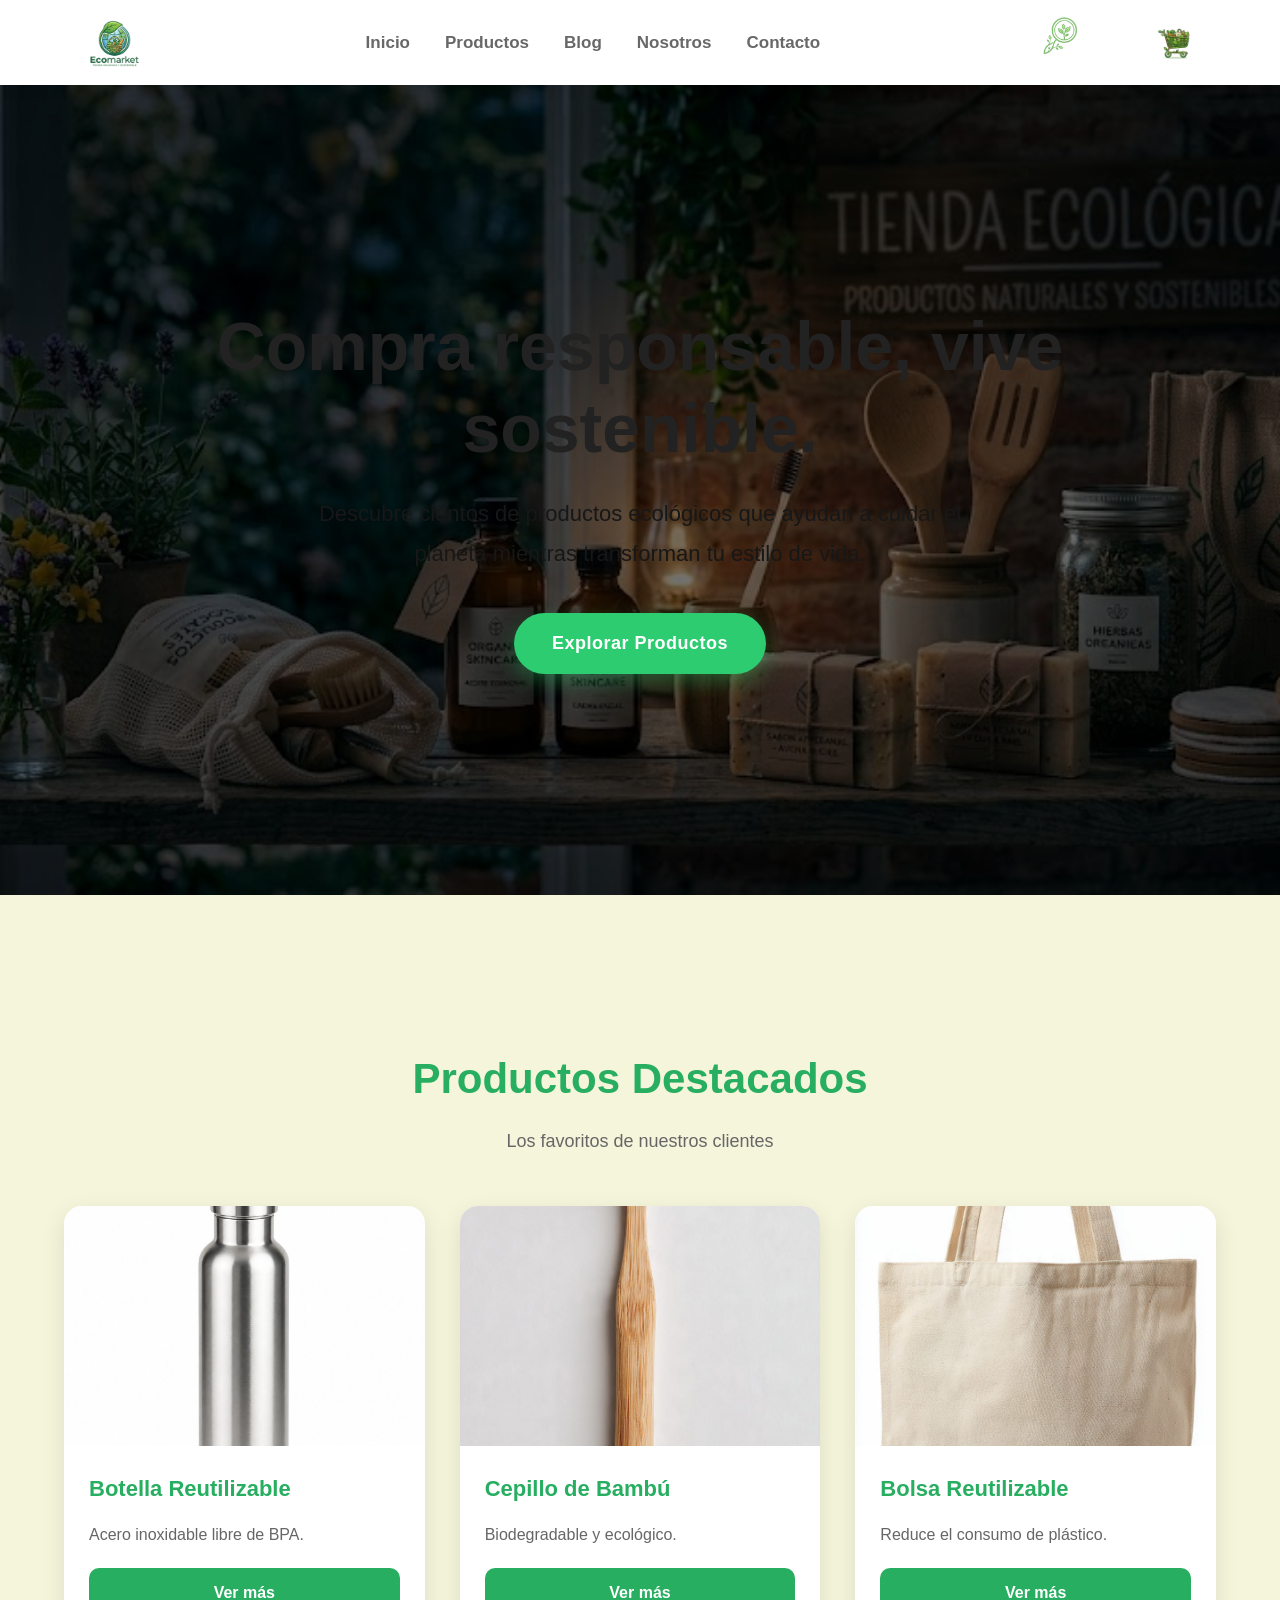
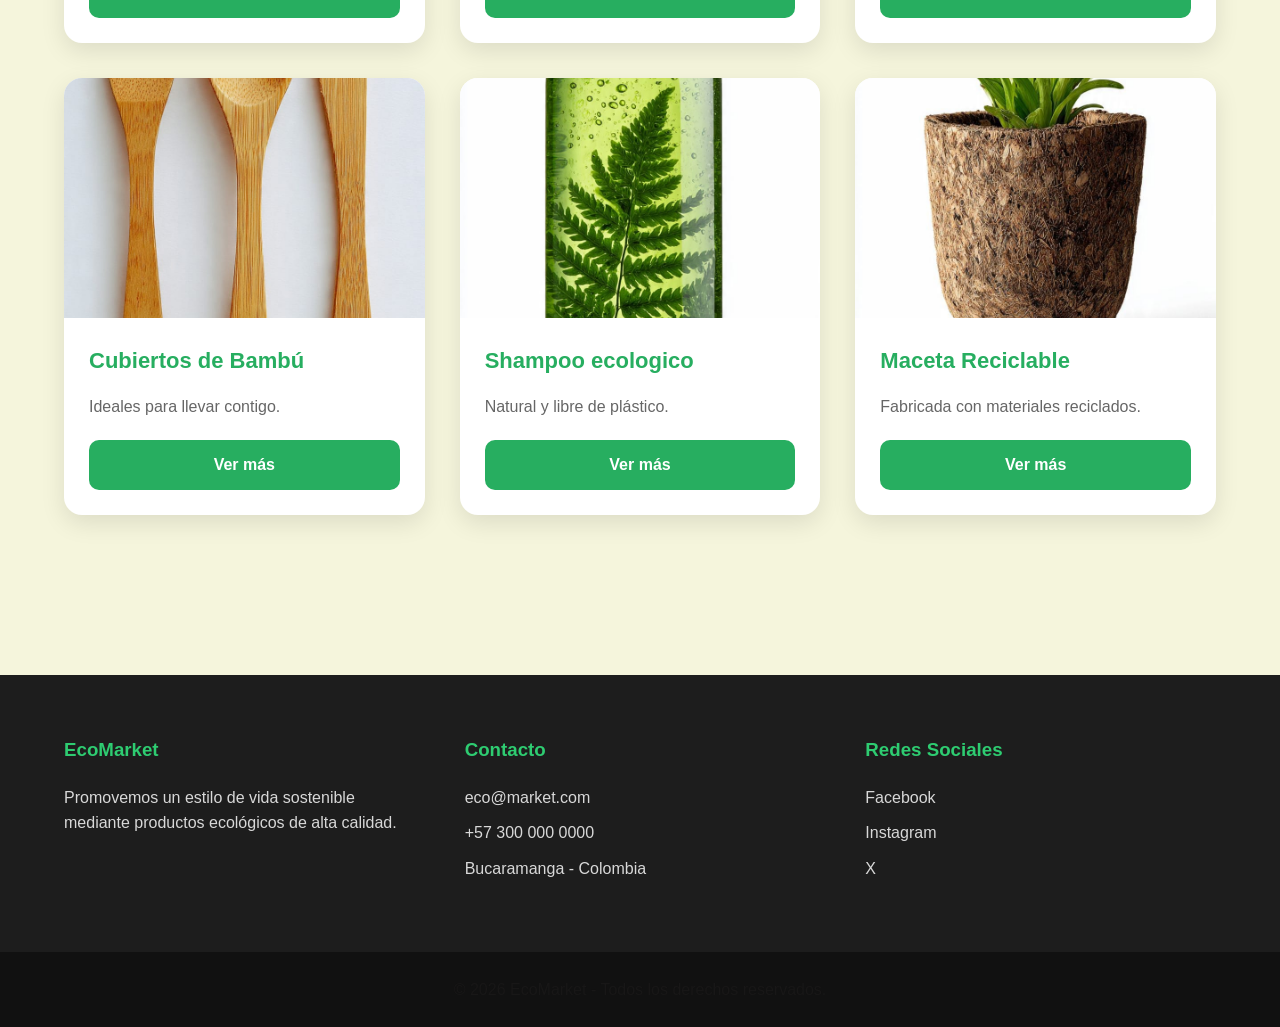
<file: index.html>
<!DOCTYPE html>
<html lang="es">

<head>

    <meta charset="UTF-8">
    <meta name="viewport" content="width=device-width, initial-scale=1.0">

    <title>EcoMarket | Compra Responsable</title>

    <link rel="stylesheet" href="css/main.css">
    <link rel="stylesheet" href="css/layout.css">
    <link rel="stylesheet" href="css/components.css">
    <link rel="stylesheet" href="css/animations.css">

</head>

<body>

<header>

    <div class="container">

        <div class="logo">
            <img src="img/icons/logo.png" alt="Logo EcoMarket">
        </div>

        <nav>

            <ul>

                <li><a href="index.html">Inicio</a></li>

                <li><a href="views/productos.html">Productos</a></li>

                <li><a href="blog.html" class="active">Blog</a></li>

                <li><a href="views/sobre-nosotros.html">Nosotros</a></li>

                <li><a href="views/contacto.html">Contacto</a></li>

            </ul>

        </nav>

        <div class="header-icons">

            <img src="img/icons/busqueda.png" alt="Buscar">

            <img src="img/icons/compra.png" alt="Carrito">

        </div>

    </div>

</header>

<!-- HERO -->

<section class="hero">

    <div class="hero-content">

        <h2>Compra responsable, vive sostenible.</h2>

        <p>

            Descubre cientos de productos ecológicos que ayudan a cuidar el planeta mientras transforman tu estilo de vida.

        </p>

        <a href="views/productos.html" class="btn">

            Explorar Productos

        </a>

    </div>

</section>

<!-- PRODUCTOS -->

<section class="featured-products">

    <h2 class="section-title">

        Productos Destacados

    </h2>

    <p class="section-subtitle">

        Los favoritos de nuestros clientes

    </p>

<div class="products-grid">

<article class="card">

<img src="img/products/producto1.jpg" alt="Botella">

<div class="card-body">

<h3>Botella Reutilizable</h3>

<p>Acero inoxidable libre de BPA.</p>

<a href="#" class="btn-card">Ver más</a>

</div>

</article>

<article class="card">

<img src="img/products/producto2.jpg" alt="Cepillo">

<div class="card-body">

<h3>Cepillo de Bambú</h3>

<p>Biodegradable y ecológico.</p>

<a href="#" class="btn-card">Ver más</a>

</div>

</article>

<article class="card">

<img src="img/products/producto3.jpg" alt="Bolsa">

<div class="card-body">

<h3>Bolsa Reutilizable</h3>

<p>Reduce el consumo de plástico.</p>

<a href="#" class="btn-card">Ver más</a>

</div>

</article>

<article class="card">

<img src="img/products/producto4.jpg" alt="Cubiertos">

<div class="card-body">

<h3>Cubiertos de Bambú</h3>

<p>Ideales para llevar contigo.</p>

<a href="#" class="btn-card">Ver más</a>

</div>

</article>

<article class="card">

<img src="img/products/producto5.jpg" alt="Shampoo">

<div class="card-body">

<h3>Shampoo ecologico</h3>

<p>Natural y libre de plástico.</p>

<a href="#" class="btn-card">Ver más</a>

</div>

</article>

<article class="card">

<img src="img/products/producto6.jpg" alt="Maceta">

<div class="card-body">

<h3>Maceta Reciclable</h3>

<p>Fabricada con materiales reciclados.</p>

<a href="#" class="btn-card">Ver más</a>

</div>

</article>

</div>

</section>

<footer>

<div class="container-footer">

<div>

<h3>EcoMarket</h3>

<p>

Promovemos un estilo de vida sostenible mediante productos ecológicos de alta calidad.

</p>

</div>

<div>

<h3>Contacto</h3>

<p>eco@market.com</p>

<p>+57 300 000 0000</p>

<p>Bucaramanga - Colombia</p>

</div>

<div>

<h3>Redes Sociales</h3>

<p>Facebook</p>

<p>Instagram</p>

<p>X</p>

</div>

</div>

<div class="copyright">

<p>

© 2026 EcoMarket - Todos los derechos reservados.

</p>

</div>

</footer>

</body>

</html>
</file>
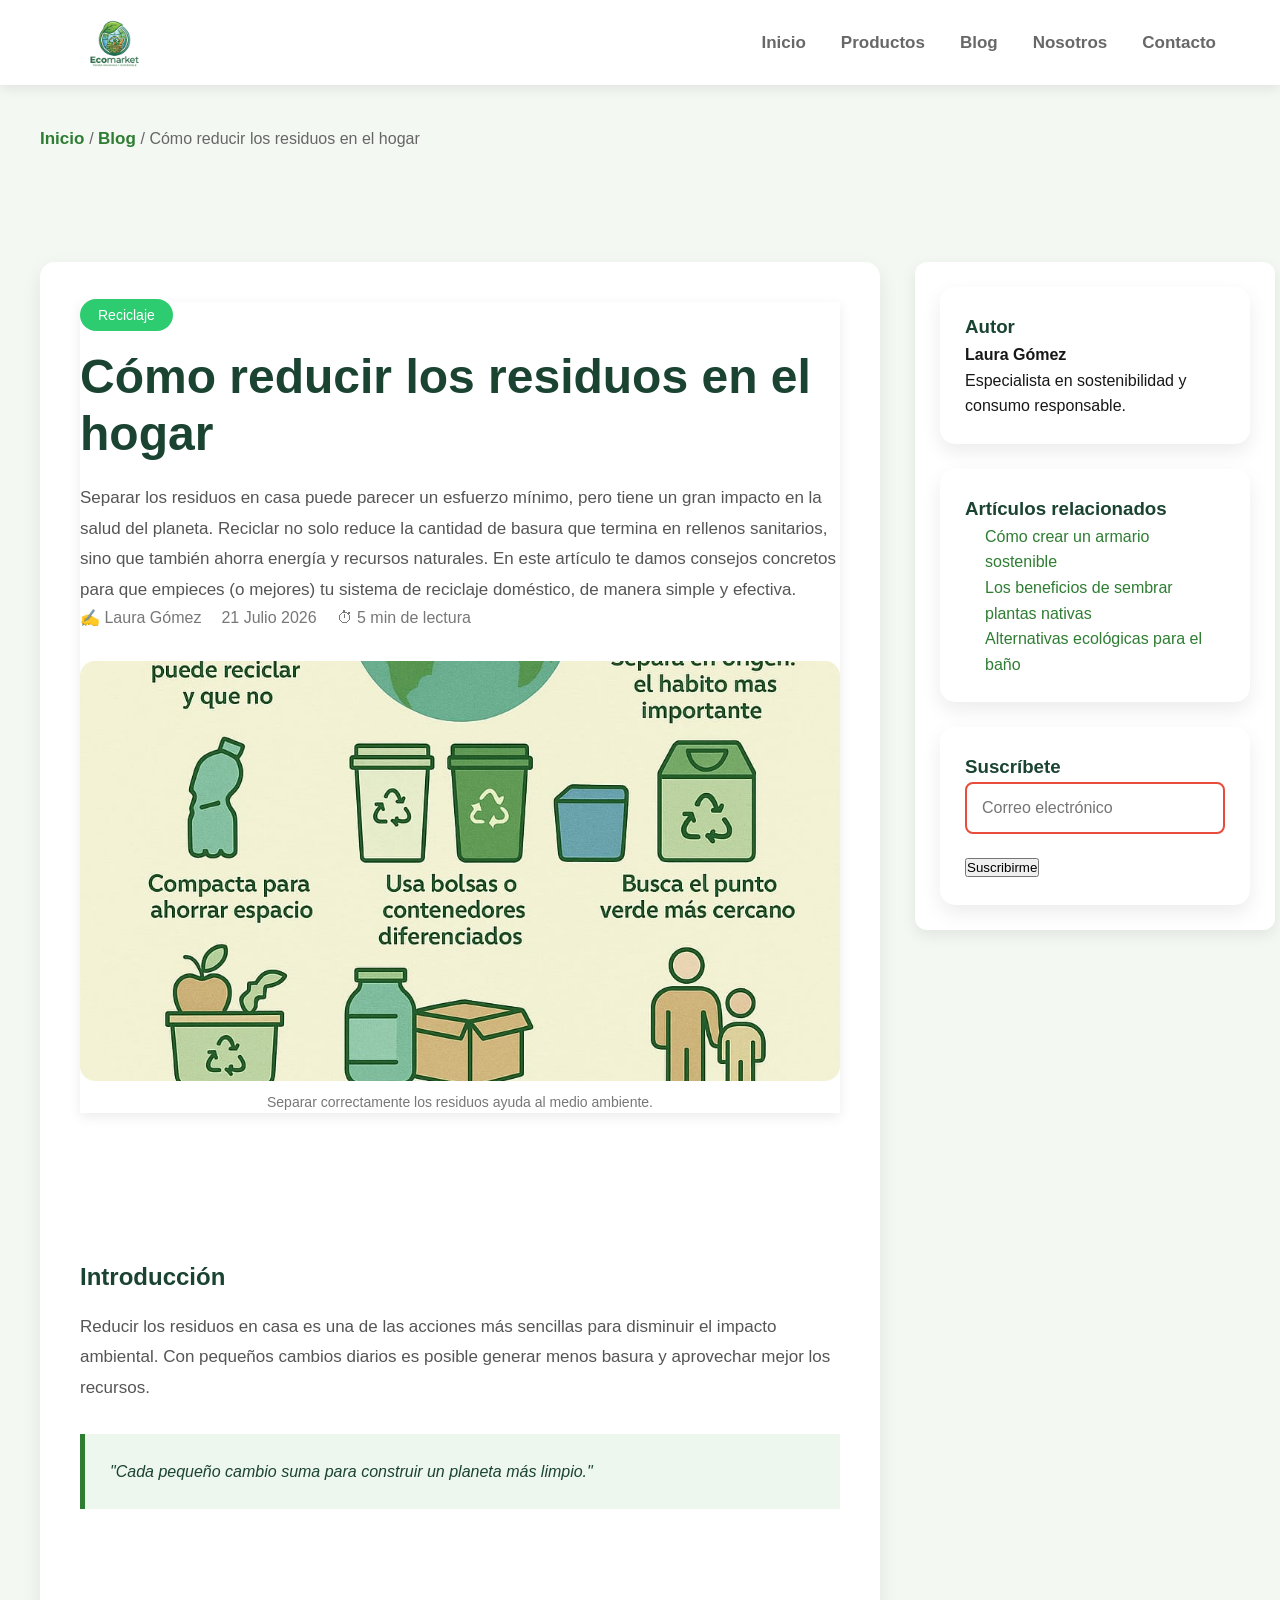
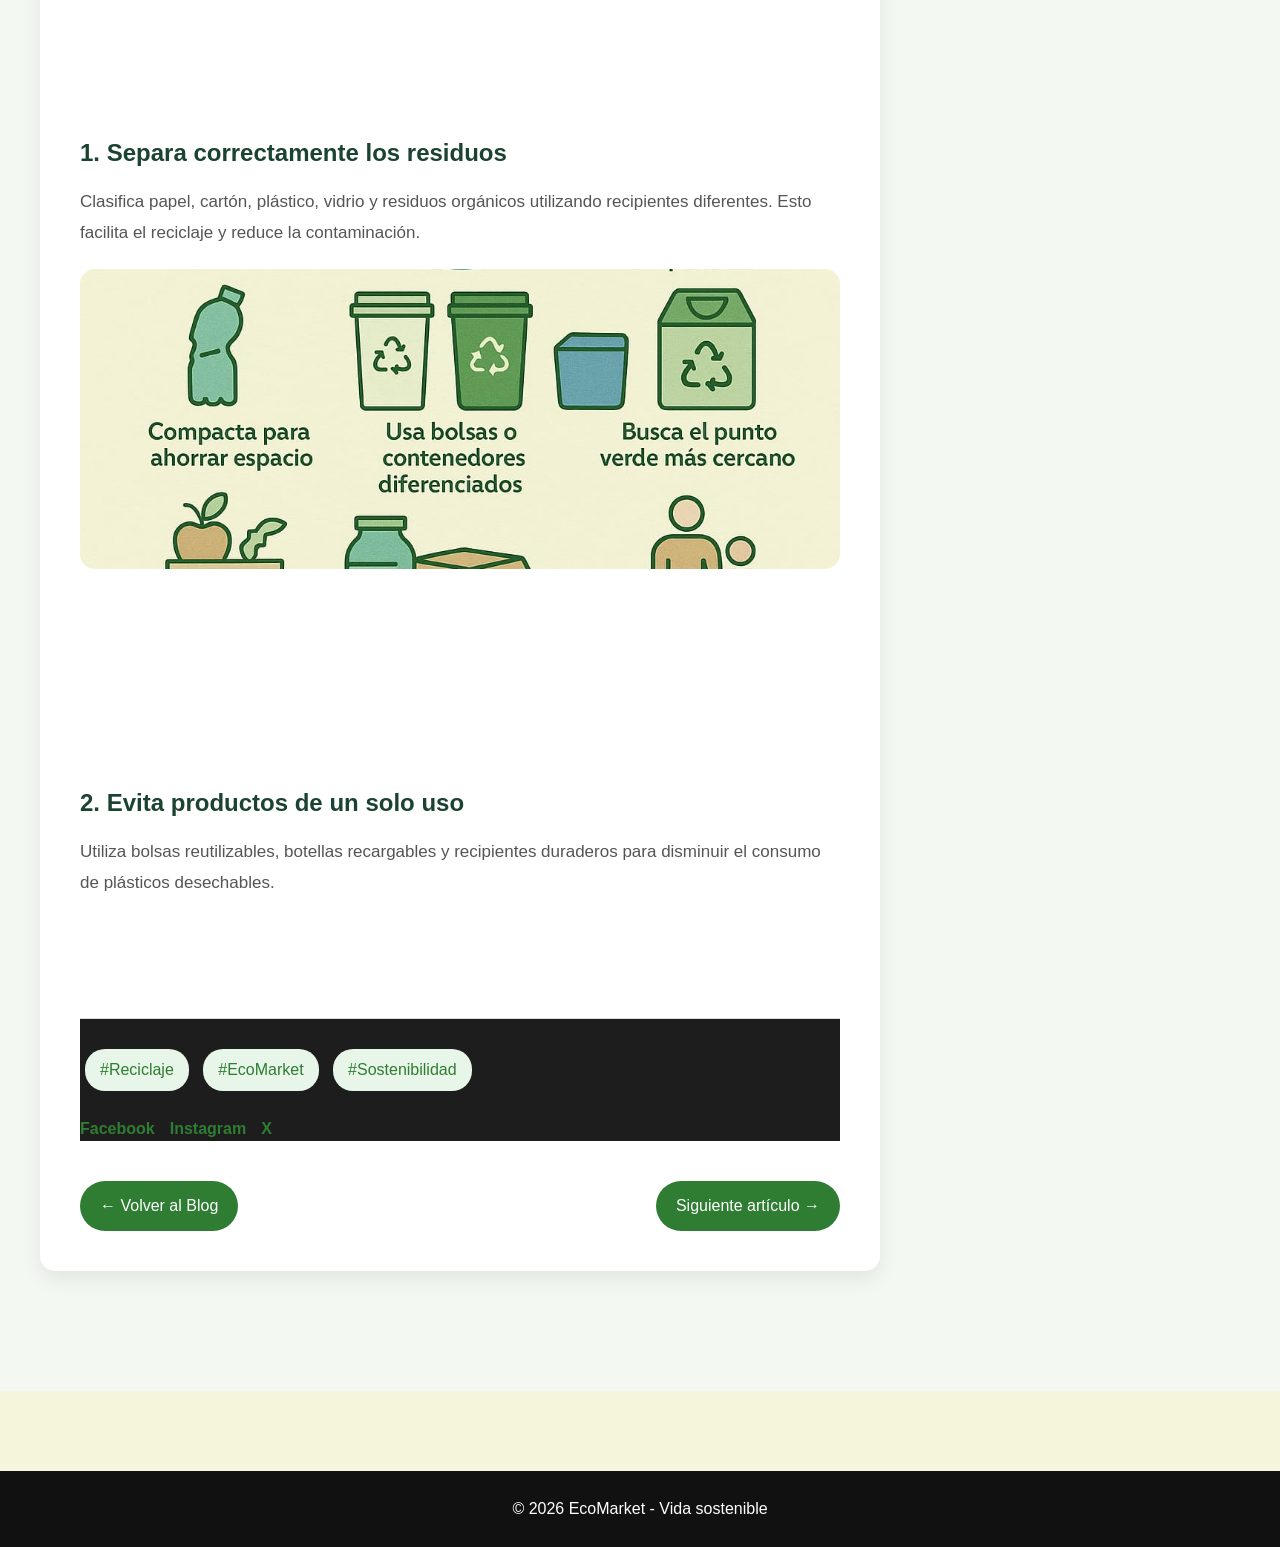
<file: views/articulo1.html>
<!DOCTYPE html>
<html lang="es">

<head>

<meta charset="UTF-8">

<meta name="viewport" content="width=device-width, initial-scale=1.0">


<title>Cómo reducir los residuos en el hogar | EcoMarket</title>


<link rel="stylesheet" href="../css/main.css">
<link rel="stylesheet" href="../css/layout.css">
<link rel="stylesheet" href="../css/components.css">
<link rel="stylesheet" href="../css/animations.css">
<link rel="stylesheet" href="../css/blog.css">


</head>


<body>


<header>

<div class="container">


<div class="logo">

<img src="../img/icons/logo.png" alt="Logo EcoMarket">

</div>



<nav>

<ul>

<li>
<a href="../index.html">Inicio</a>
</li>


<li>
<a href="productos.html">Productos</a>
</li>


<li>
<a href="blog.html">Blog</a>
</li>


<li>
<a href="sobre-nosotros.html">Nosotros</a>
</li>


<li>
<a href="contacto.html">Contacto</a>
</li>


</ul>

</nav>


</div>

</header>







<main class="article-page">



<nav class="breadcrumb">


<a href="../index.html">
Inicio
</a>

/

<a href="blog.html">
Blog
</a>

/

<span>
Cómo reducir los residuos en el hogar
</span>


</nav>







<section class="article-layout">





<article class="article-content">





<header class="article-header">



<span class="categoria">
Reciclaje
</span>




<h1>
Cómo reducir los residuos en el hogar
</h1>




<p class="article-description">

Separar los residuos en casa puede parecer un esfuerzo mínimo,
pero tiene un gran impacto en la salud del planeta.
Reciclar no solo reduce la cantidad de basura que termina en rellenos 
sanitarios, sino que también ahorra energía y recursos naturales.
 En este artículo te damos consejos concretos para que empieces
(o mejores) tu sistema de reciclaje doméstico, de manera simple y efectiva.

</p>






<div class="article-meta">


<span>
✍️ Laura Gómez
</span>


<time datetime="2026-07-21">
21 Julio 2026
</time>


<span>
⏱ 5 min de lectura
</span>



</div>








<figure>


<img 
src="../img/blog/residuos.jpg"
alt="Reducir residuos en el hogar"
>



<figcaption>

Separar correctamente los residuos ayuda al medio ambiente.

</figcaption>



</figure>





</header>









<section>


<h2>
Introducción
</h2>



<p>

Reducir los residuos en casa es una de las acciones más sencillas para disminuir el impacto ambiental. Con pequeños cambios diarios es posible generar menos basura y aprovechar mejor los recursos.

</p>




<blockquote>

"Cada pequeño cambio suma para construir un planeta más limpio."

</blockquote>




</section>









<section>


<h2>
1. Separa correctamente los residuos
</h2>



<p>

Clasifica papel, cartón, plástico, vidrio y residuos orgánicos utilizando recipientes diferentes. Esto facilita el reciclaje y reduce la contaminación.

</p>




<img 
src="../img/blog/residuos.jpg"
alt="Proceso de reciclaje"
>



</section>









<section>


<h2>
2. Evita productos de un solo uso
</h2>



<p>

Utiliza bolsas reutilizables, botellas recargables y recipientes duraderos para disminuir el consumo de plásticos desechables.

</p>



</section>









<footer class="article-footer">



<div class="tags">


<span>
#Reciclaje
</span>


<span>
#EcoMarket
</span>


<span>
#Sostenibilidad
</span>


</div>







<div class="share">


<a href="#">
Facebook
</a>


<a href="#">
Instagram
</a>


<a href="#">
X
</a>



</div>





</footer>









<div class="article-navigation">


<a href="blog.html">
← Volver al Blog
</a>



<a href="articulo2.html">
Siguiente artículo →
</a>



</div>







</article>









<aside class="sidebar">





<div class="author-box">


<h3>
Autor
</h3>


<p>

<strong>
Laura Gómez
</strong>

</p>



<p>

Especialista en sostenibilidad y consumo responsable.

</p>



</div>









<div class="related">


<h3>
Artículos relacionados
</h3>



<ul>


<li>
<a href="articulo2.html">
Cómo crear un armario sostenible
</a>
</li>


<li>
<a href="articulo3.html">
Los beneficios de sembrar plantas nativas
</a>
</li>


<li>
<a href="articulo4.html">
Alternativas ecológicas para el baño
</a>
</li>


</ul>



</div>









<div class="subscribe">


<h3>
Suscríbete
</h3>




<form>



<input 
type="email"
placeholder="Correo electrónico"
required
>



<button type="submit">
Suscribirme
</button>



</form>




</div>







</aside>







</section>







</main>








<footer>


<div class="copyright">

© 2026 EcoMarket - Vida sostenible

</div>


</footer>







</body>

</html>
</file>
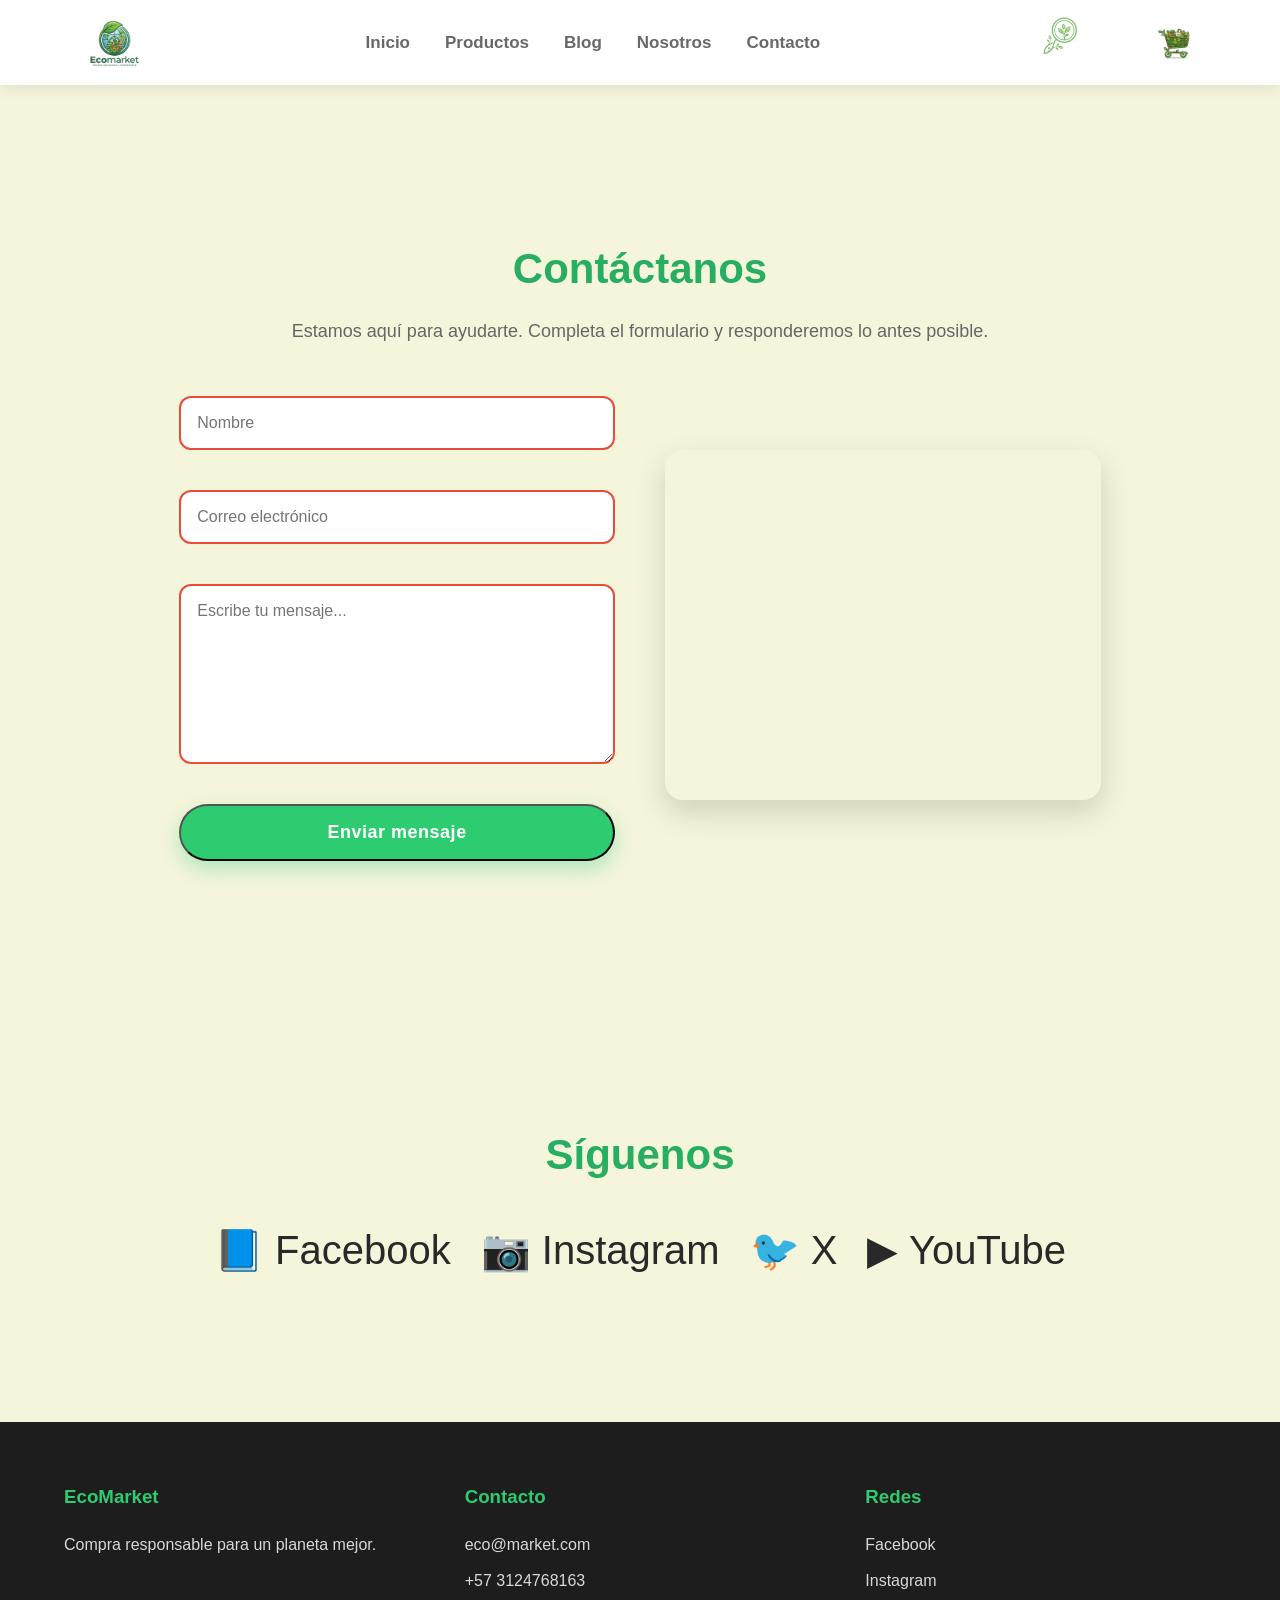
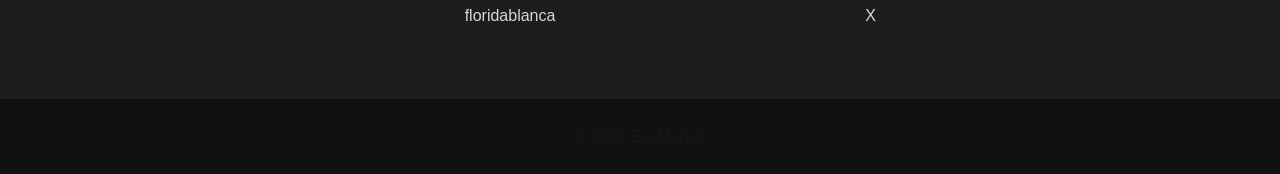
<file: views/contacto.html>
<!DOCTYPE html>
<html lang="es">

<head>

<meta charset="UTF-8">

<meta name="viewport" content="width=device-width, initial-scale=1.0">

<title>EcoMarket | Contacto</title>

<link rel="stylesheet" href="../css/main.css">
<link rel="stylesheet" href="../css/layout.css">
<link rel="stylesheet" href="../css/components.css">
<link rel="stylesheet" href="../css/animations.css">

</head>

<body>

    <header>

    <div class="container">

        <div class="logo">
            <img src="../img/icons/logo.png" alt="Logo EcoMarket">
        </div>

       <nav>
    <ul>
        <li><a href="../index.html">Inicio</a></li>
        <li><a href="productos.html">Productos</a></li>
        <li><a href="blog.html" class="active">Blog</a></li>
        <li><a href="sobre-nosotros.html">Nosotros</a></li>
        <li><a href="contacto.html">Contacto</a></li>
    </ul>
    </nav>

        <div class="header-icons">
            <img src="../img/icons/busqueda.png" alt="Buscar">
            <img src="../img/icons/compra.png" alt="Carrito">
        </div>

    </div>

</header>

<section class="contacto">

    <h2 class="section-title">Contáctanos</h2>

    <p class="section-subtitle">
        Estamos aquí para ayudarte. Completa el formulario y responderemos lo antes posible.
    </p>

    <div class="contact-container">

        <form>

            <input type="text" placeholder="Nombre" required>

            <input type="email" placeholder="Correo electrónico" required>

            <textarea placeholder="Escribe tu mensaje..." required></textarea>

            <button class="btn">
                Enviar mensaje
            </button>

        </form>

       <div class="mapa">

    <iframe
        src="https://www.google.com/maps/embed?pb=!1m18!1m12!1m3!1d3959.5552043309594!2d-73.12592369999999!3d7.0614321000000055!2m3!1f0!2f0!3f0!3m2!1i1024!2i768!4f13.1!3m3!1m2!1s0x8e683fc2d64e4c7d%3A0x2264177758738113!2sCampuslands!5e0!3m2!1sen!2sco!4v1784098715352!5m2!1sen!2sco"
        width="100%"
        height="350"
        style="border:0;"
        allowfullscreen=""
        loading="lazy"
        referrerpolicy="strict-origin-when-cross-origin">
    </iframe>

</div>

    </div>

</section>

<section class="redes">

    <h2 class="section-title">Síguenos</h2>

    <div class="social">
        <div>📘 Facebook</div>
        <div>📷 Instagram</div>
        <div>🐦 X</div>
        <div>▶ YouTube</div>
    </div>

</section>

<footer>

<div class="container-footer">

<div>

<h3>EcoMarket</h3>

<p>Compra responsable para un planeta mejor.</p>

</div>

<div>

<h3>Contacto</h3>

<p>eco@market.com</p>

<p>+57 3124768163</p>

<p>floridablanca</p>

</div>

<div>

<h3>Redes</h3>

<p>Facebook</p>

<p>Instagram</p>

<p>X</p>

</div>

</div>

<div class="copyright">

<p>© 2026 EcoMarket</p>

</div>

</footer>

</body>

</html>
</file>
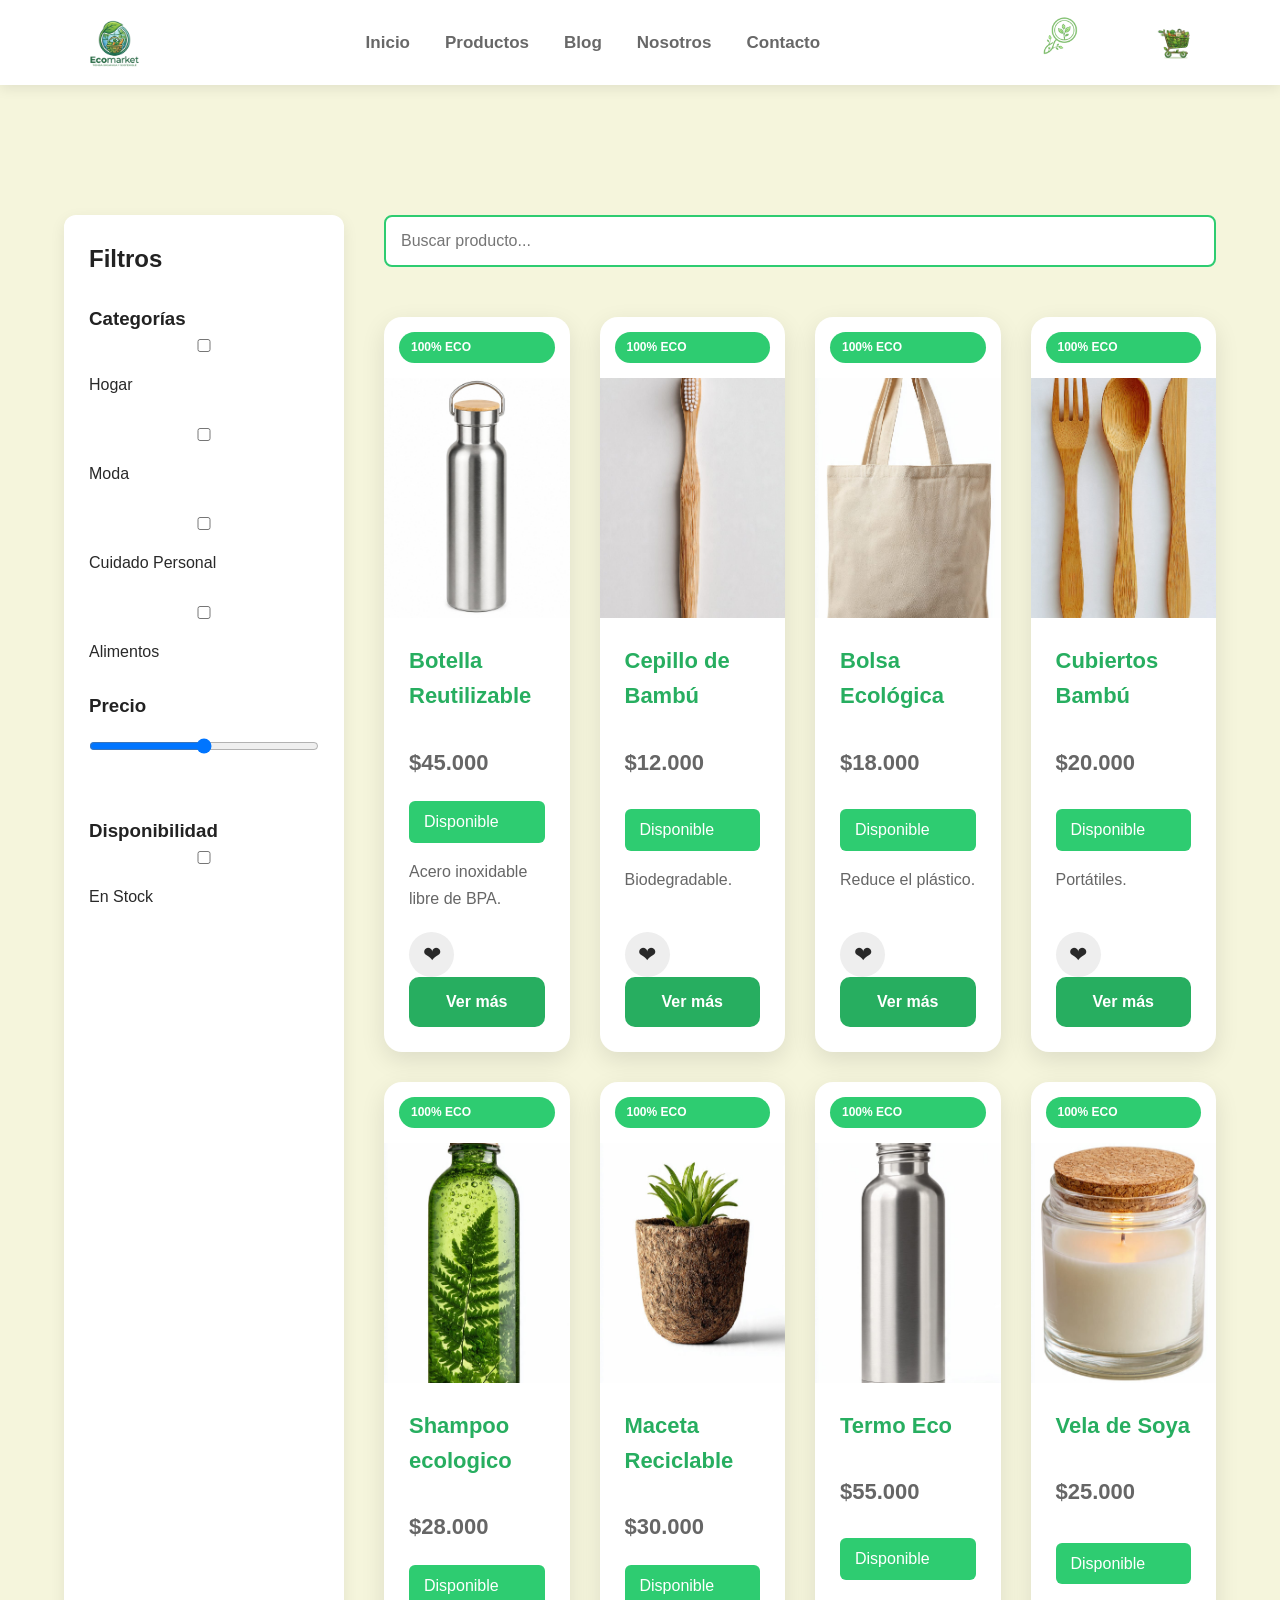
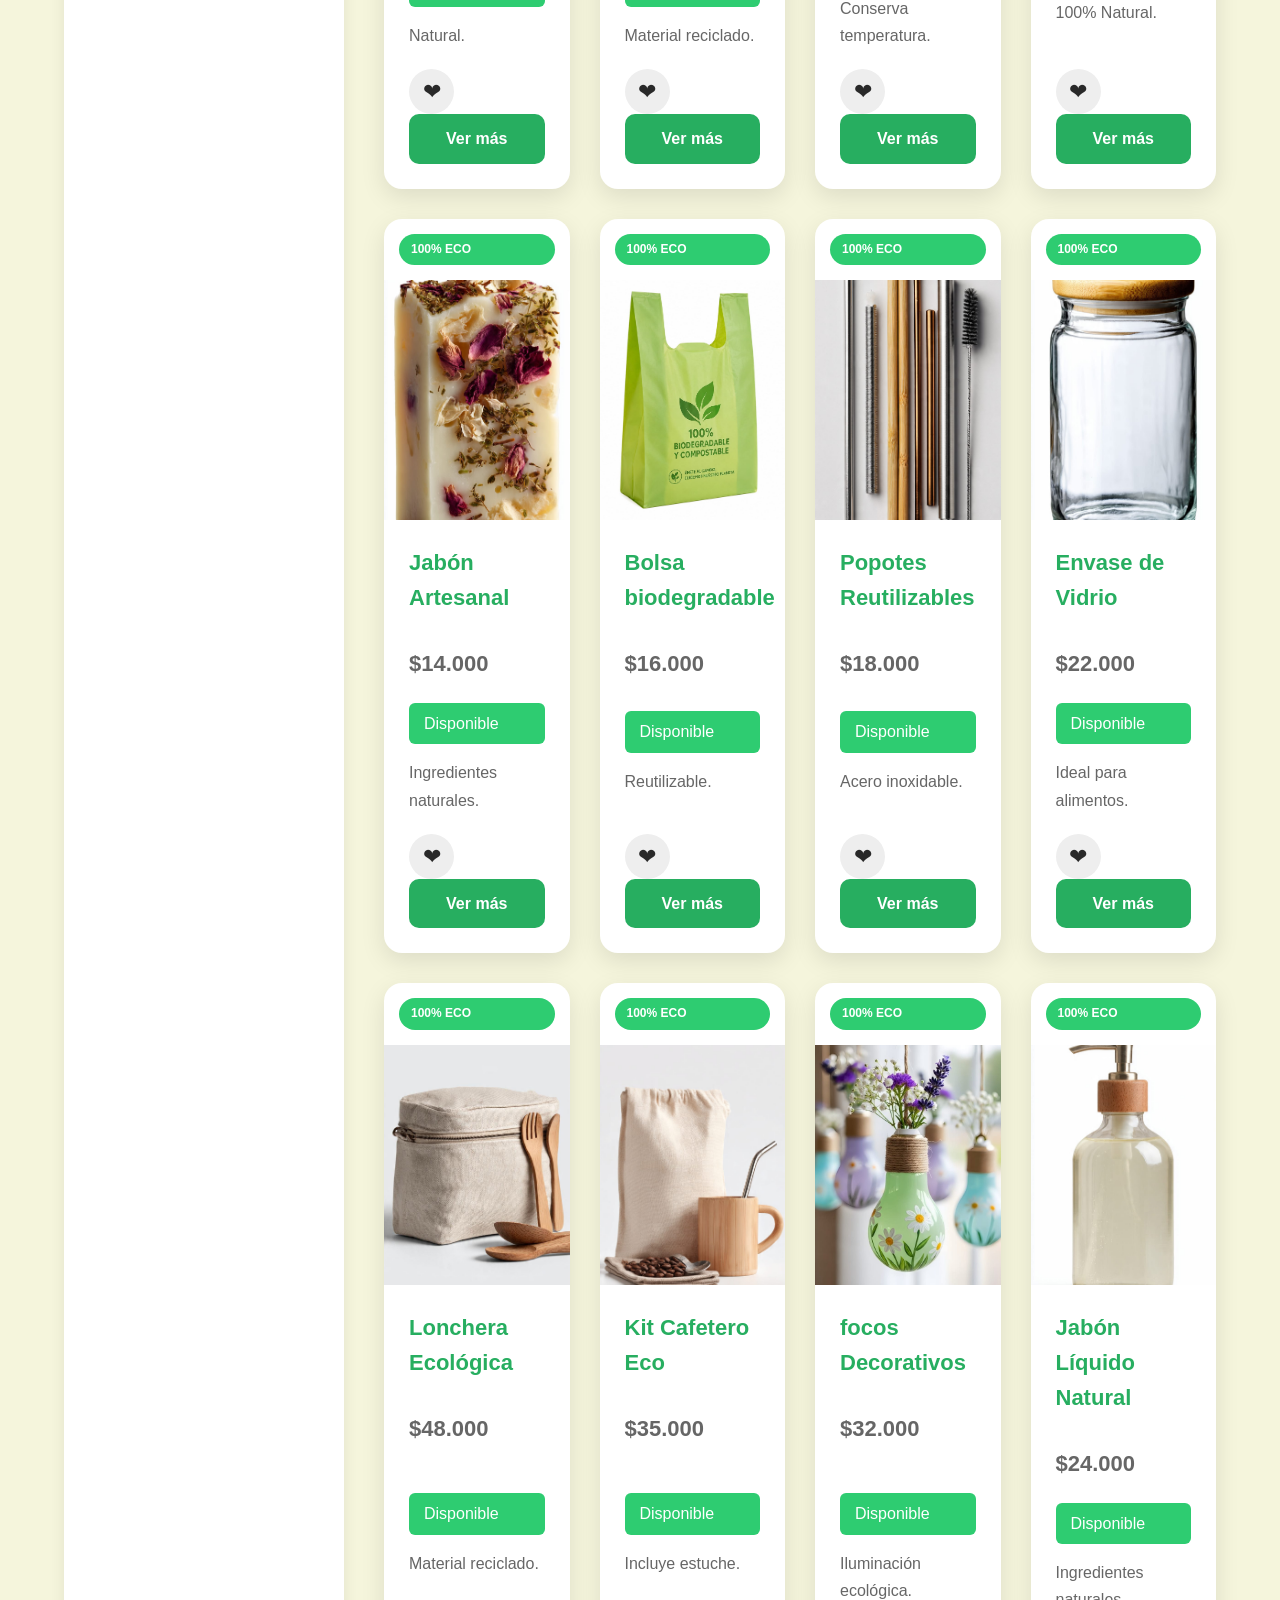
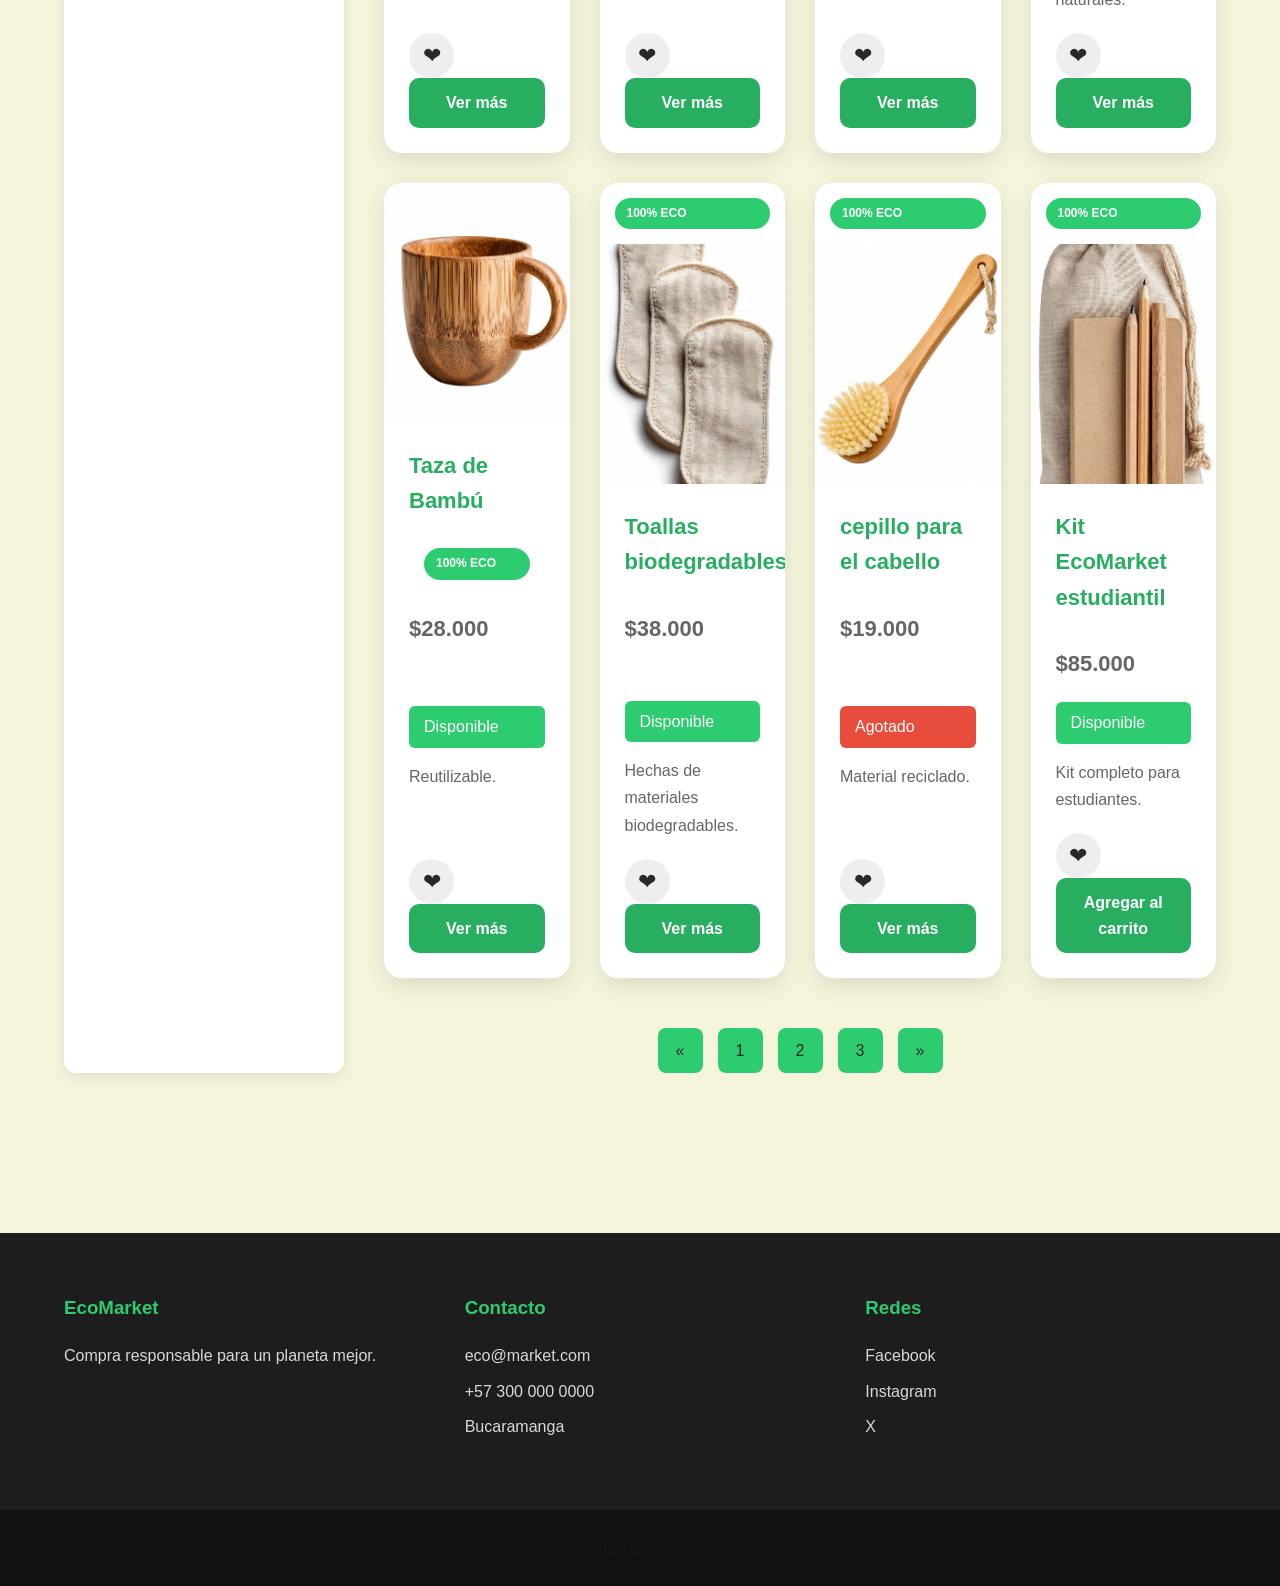
<file: views/productos.html>
<!DOCTYPE html>
<html lang="es">
<head>
    <meta charset="UTF-8">
    <meta name="viewport" content="width=device-width, initial-scale=1.0">
    <title>EcoMarket | Productos</title>

    <link rel="stylesheet" href="../css/main.css">
    <link rel="stylesheet" href="../css/layout.css">
    <link rel="stylesheet" href="../css/components.css">
    <link rel="stylesheet" href="../css/animations.css">
</head>

<body>

<header>

<div class="container">

<div class="logo">
    <img src="../img/icons/logo.png" alt="Logo EcoMarket">
</div>

<nav>
    <ul>
        <li><a href="../index.html">Inicio</a></li>
        <li><a href="productos.html">Productos</a></li>
        <li><a href="blog.html" class="active">Blog</a></li>
        <li><a href="sobre-nosotros.html">Nosotros</a></li>
        <li><a href="contacto.html">Contacto</a></li>
    </ul>
</nav>

<div class="header-icons">

<img src="../img/icons/busqueda.png" alt="Buscar">

<img src="../img/icons/compra.png" alt="Carrito">
</div>

</div>

</header>

<section class="catalogo">

<aside class="sidebar">

<h2>Filtros</h2>

<br>

<h3>Categorías</h3>

<label><input type="checkbox"> Hogar</label><br><br>

<label><input type="checkbox"> Moda</label><br><br>

<label><input type="checkbox"> Cuidado Personal</label><br><br>

<label><input type="checkbox"> Alimentos</label>

<br><br>

<h3>Precio</h3>

<input type="range">

<br><br>

<h3>Disponibilidad</h3>

<label><input type="checkbox"> En Stock</label>

</aside>

<div>

<div class="buscador">

<input type="text" placeholder="Buscar producto...">

</div>

<div class="catalogo-productos">

    <article class="card">
        <span class="eco">100% ECO</span>
<img src="../img/products/producto1.jpg">
<div class="card-body">
<h3>Botella Reutilizable</h3>
<p class="precio">$45.000</p>
<span class="stock">Disponible</span>
<p>Acero inoxidable libre de BPA.</p>
<div class="favorite">❤</div>
<a href="#" class="btn-card">Ver más</a>
</div>
</article>

<article class="card">
    <span class="eco">100% ECO</span>
<img src="../img/products/producto2.jpg">
<div class="card-body">
<h3>Cepillo de Bambú</h3>
<p class="precio">$12.000</p>
<span class="stock">Disponible</span>
<p>Biodegradable.</p>
<div class="favorite">❤</div>
<a href="#" class="btn-card">Ver más</a>
</div>
</article>

<article class="card">
    <span class="eco">100% ECO</span>
<img src="../img/products/producto3.jpg">
<div class="card-body">
<h3>Bolsa Ecológica</h3>
<p class="precio">$18.000</p>
<span class="stock">Disponible</span>
<p>Reduce el plástico.</p>
<div class="favorite">❤</div>
<a href="#" class="btn-card">Ver más</a>
</div>
</article>

<article class="card">
    <span class="eco">100% ECO</span>
<img src="../img/products/producto4.jpg">
<div class="card-body">    
<h3>Cubiertos Bambú</h3>
<p class="precio">$20.000</p>
<span class="stock">Disponible</span>
<p>Portátiles.</p>
<div class="favorite">❤</div>
<a href="#" class="btn-card">Ver más</a>
</div>
</article>

<article class="card">
    <span class="eco">100% ECO</span>
<img src="../img/products/producto5.jpg">
<div class="card-body">
<h3>Shampoo ecologico</h3>
<p class="precio">$28.000</p>
<span class="stock">Disponible</span>
<p>Natural.</p>
<div class="favorite">❤</div>
<a href="#" class="btn-card">Ver más</a>
</div>
</article>

<article class="card">
    <span class="eco">100% ECO</span>
<img src="../img/products/producto6.jpg">
<div class="card-body">
<h3>Maceta Reciclable</h3>
<p class="precio">$30.000</p>
<span class="stock">Disponible</span>
<p>Material reciclado.</p>
<div class="favorite">❤</div>
<a href="#" class="btn-card">Ver más</a>
</div>
</article>

<article class="card">
    <span class="eco">100% ECO</span>
<img src="../img/products/producto7.jpg">
<div class="card-body">
<h3>Termo Eco</h3>
<p class="precio">$55.000</p>
<span class="stock">Disponible</span>
<p>Conserva temperatura.</p>
<div class="favorite">❤</div>
<a href="#" class="btn-card">Ver más</a>
</div>
</article>

<article class="card">
    <span class="eco">100% ECO</span>
<img src="../img/products/producto8.jpg">
<div class="card-body">
<h3>Vela de Soya</h3>
<p class="precio">$25.000</p>
<span class="stock">Disponible</span>
<p>100% Natural.</p>
<div class="favorite">❤</div>
<a href="#" class="btn-card">Ver más</a>
</div>
</article>

<article class="card">
    <span class="eco">100% ECO</span>
<img src="../img/products/producto9.jpg">
<div class="card-body">
<h3>Jabón Artesanal</h3>
<p class="precio">$14.000</p>
<span class="stock">Disponible</span>
<p>Ingredientes naturales.</p>
<div class="favorite">❤</div>
<a href="#" class="btn-card">Ver más</a>
</div>
</article>

<article class="card">
    <span class="eco">100% ECO</span>
<img src="../img/products/producto10.jpg">
<div class="card-body">
<h3>Bolsa biodegradable</h3>
<p class="precio">$16.000</p>
<span class="stock">Disponible</span>
<p>Reutilizable.</p>
<div class="favorite">❤</div>
<a href="#" class="btn-card">Ver más</a>
</div>
</article>


<article class="card">
    <span class="eco">100% ECO</span>
<img src="../img/products/producto11.jpg" alt="Popotes">
<div class="card-body">
<h3>Popotes Reutilizables</h3>
<p class="precio">$18.000</p>
<span class="stock">Disponible</span>
<p>Acero inoxidable.</p>
<div class="favorite">❤</div>
<a href="#" class="btn-card">Ver más</a>
</div>
</article>

<article class="card">
    <span class="eco">100% ECO</span>
<img src="../img/products/producto12.jpg" alt="Envase">
<div class="card-body">
<h3>Envase de Vidrio</h3>
<p class="precio">$22.000</p>
<span class="stock">Disponible</span>
<p>Ideal para alimentos.</p>
<div class="favorite">❤</div>
<a href="#" class="btn-card">Ver más</a>
</div>
</article>

<article class="card">
    <span class="eco">100% ECO</span>
<img src="../img/products/producto13.jpg" alt="Lonchera">
<div class="card-body">
<h3>Lonchera Ecológica</h3>
<p class="precio">$48.000</p>
<span class="stock">Disponible</span>
<p>Material reciclado.</p>
<div class="favorite">❤</div>
<a href="#" class="btn-card">Ver más</a>
</div>
</article>

<article class="card">
    <span class="eco">100% ECO</span>
<img src="../img/products/producto14.jpg" alt="Kit">
<div class="card-body">
<h3>Kit Cafetero Eco</h3>
<p class="precio">$35.000</p>
<span class="stock">Disponible</span>
<p>Incluye estuche.</p>
<div class="favorite">❤</div>
<a href="#" class="btn-card">Ver más</a>
</div>
</article>

<article class="card">
    <span class="eco">100% ECO</span>
<img src="../img/products/producto15.jpg" alt="Planta">
<div class="card-body">
<h3>focos Decorativos</h3>
<p class="precio">$32.000</p>
<span class="stock">Disponible</span>
<p>Iluminación ecológica.</p>
<div class="favorite">❤</div>
<a href="#" class="btn-card">Ver más</a>
</div>
</article>

<article class="card">
    <span class="eco">100% ECO</span>
<img src="../img/products/producto16.jpg" alt="Jabón">
<div class="card-body">
<h3>Jabón Líquido Natural</h3>
<p class="precio">$24.000</p>
<span class="stock">Disponible</span>
<p>Ingredientes naturales.</p>
<div class="favorite">❤</div>
<a href="#" class="btn-card">Ver más</a>
</div>
</article>

<article class="card">
<img src="../img/products/producto17.jpg" alt="Taza">
<div class="card-body">
<h3>Taza de Bambú</h3>
<span class="eco">100% ECO</span>
<p class="precio">$28.000</p>
<span class="stock">Disponible</span>
<p>Reutilizable.</p>
<div class="favorite">❤</div>
<a href="#" class="btn-card">Ver más</a>
</div>
</article>

<article class="card">
    <span class="eco">100% ECO</span>
<img src="../img/products/producto18.jpg" alt="Toallas">
<div class="card-body">
<h3>Toallas biodegradables</h3>
<p class="precio">$38.000</p>
<span class="stock">Disponible</span>
<p>Hechas de materiales biodegradables.</p>
<div class="favorite">❤</div>
<a href="#" class="btn-card">Ver más</a>
</div>
</article>

<article class="card">
    <span class="eco">100% ECO</span>
<img src="../img/products/producto19.jpg" alt="Bolsa">
<div class="card-body">
<h3>cepillo para el cabello</h3>
<p class="precio">$19.000</p>
<span class="stock agotado">Agotado</span>
<p>Material reciclado.</p>
<div class="favorite">❤</div>
<a href="#" class="btn-card">Ver más</a>
</div>
</article>

<article class="card">
    <span class="eco">100% ECO</span>
<img src="../img/products/producto20.jpg" alt="Kit">
<div class="card-body">
<h3>Kit EcoMarket estudiantil</h3>
<p class="precio">$85.000</p>
<span class="stock">Disponible</span>
<p>Kit completo para estudiantes.</p>
<div class="favorite">❤</div>
<a href="#" class="btn-card">Agregar al carrito</a>
</div>
</article>
</div>

<div class="paginacion">

<a href="#">«</a>

<a href="#">1</a>

<a href="#">2</a>

<a href="#">3</a>

<a href="#">»</a>

</div>

</div>

</section>
<footer>

<div class="container-footer">

<div>

<h3>EcoMarket</h3>

<p>Compra responsable para un planeta mejor.</p>

</div>

<div>

<h3>Contacto</h3>

<p>eco@market.com</p>

<p>+57 300 000 0000</p>

<p>Bucaramanga</p>

</div>

<div>

<h3>Redes</h3>

<p>Facebook</p>

<p>Instagram</p>

<p>X</p>

</div>

</div>

<div class="copyright">

<p>© 2026 EcoMarket</p>

</div>

</footer>

</body>

</html>
</file>
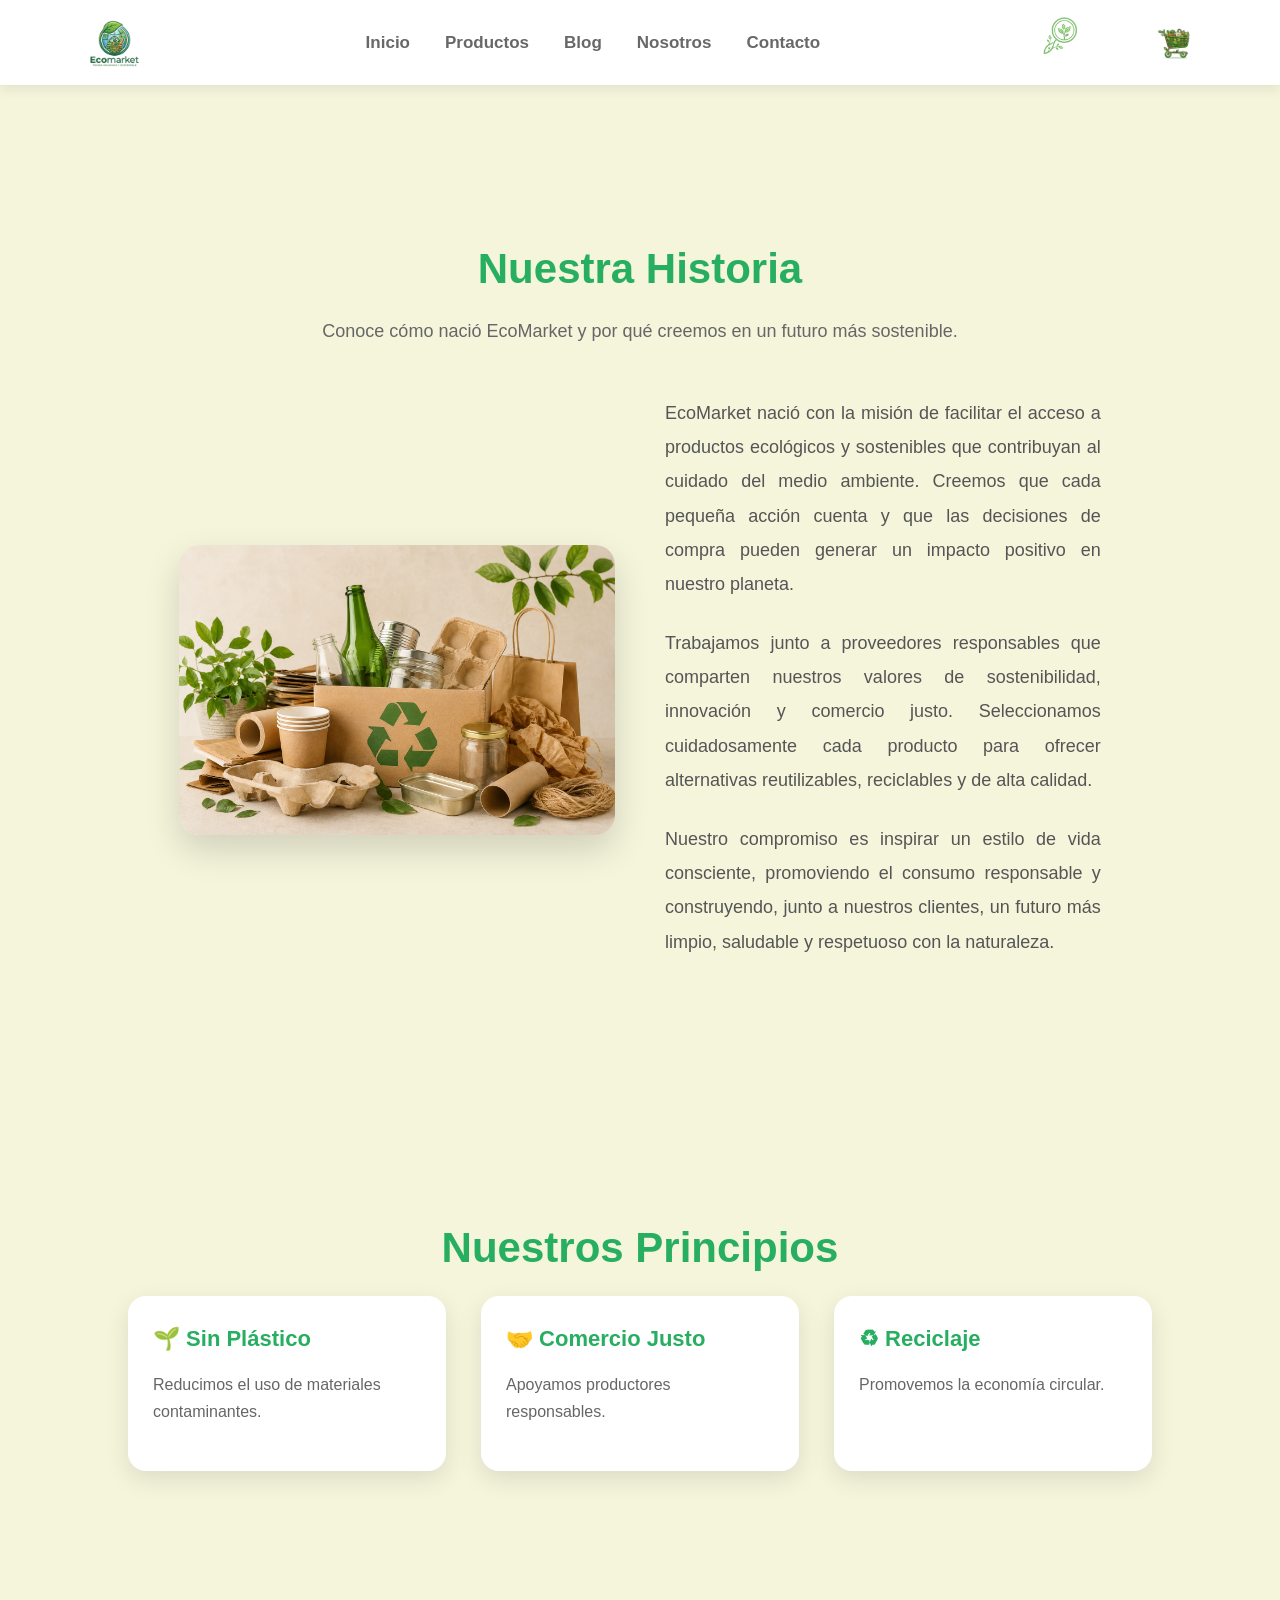
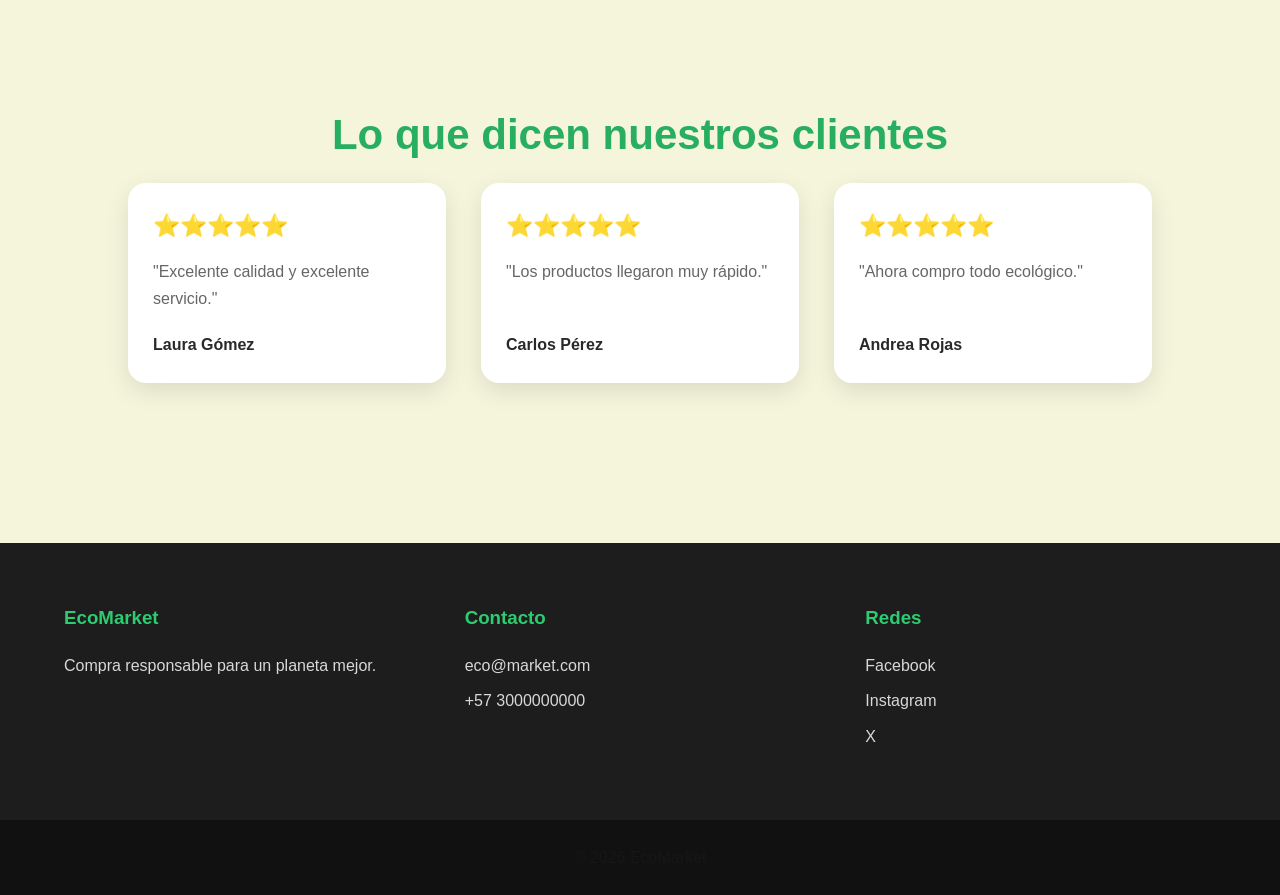
<file: views/sobre-nosotros.html>
<!DOCTYPE html>
<html lang="es">

<head>

<meta charset="UTF-8">

<meta name="viewport" content="width=device-width, initial-scale=1.0">

<title>EcoMarket | Sobre Nosotros</title>

<link rel="stylesheet" href="../css/main.css">
<link rel="stylesheet" href="../css/layout.css">
<link rel="stylesheet" href="../css/components.css">
<link rel="stylesheet" href="../css/animations.css">

</head>

<body>

<header>

<div class="container">

    <div class="logo">
    <img src="../img/icons/logo.png" alt="Logo EcoMarket">
</div>

<nav>
    <ul>
        <li><a href="../index.html">Inicio</a></li>
        <li><a href="productos.html">Productos</a></li>
        <li><a href="blog.html" class="active">Blog</a></li>
        <li><a href="sobre-nosotros.html">Nosotros</a></li>
        <li><a href="contacto.html">Contacto</a></li>
    </ul>
</nav>

<div class="header-icons">

    <img src="../img/icons/busqueda.png" alt="Buscar">

    <img src="../img/icons/compra.png" alt="Carrito">
</div>

</div>

</header>

<section class="about">

    <div class="container">

        <h2 class="section-title">
            Nuestra Historia
        </h2>

        <p class="section-subtitle">
            Conoce cómo nació EcoMarket y por qué creemos en un futuro más sostenible.
        </p>

        <div class="about-content">

            <div class="about-image">
                <img src="../img/icons/historia.jpg" alt="Historia de EcoMarket">
            </div>

            <div class="about-text">

                <p>
                    EcoMarket nació con la misión de facilitar el acceso a productos ecológicos y sostenibles que contribuyan al cuidado del medio ambiente. Creemos que cada pequeña acción cuenta y que las decisiones de compra pueden generar un impacto positivo en nuestro planeta.
                </p>

                <p>
                    Trabajamos junto a proveedores responsables que comparten nuestros valores de sostenibilidad, innovación y comercio justo. Seleccionamos cuidadosamente cada producto para ofrecer alternativas reutilizables, reciclables y de alta calidad.
                </p>

                <p>
                    Nuestro compromiso es inspirar un estilo de vida consciente, promoviendo el consumo responsable y construyendo, junto a nuestros clientes, un futuro más limpio, saludable y respetuoso con la naturaleza.
                </p>

            </div>

        </div>

    </div>

</section>

<section class="principios">

    <h2 class="section-title">
        Nuestros Principios
    </h2>

<div class="products-grid">

<div class="card">

<div class="card-body">

<h3>🌱 Sin Plástico</h3>

<p>Reducimos el uso de materiales contaminantes.</p>

</div>

</div>

<div class="card">

<div class="card-body">

<h3>🤝 Comercio Justo</h3>

<p>Apoyamos productores responsables.</p>

</div>

</div>

<div class="card">

<div class="card-body">

<h3>♻ Reciclaje</h3>

<p>Promovemos la economía circular.</p>

</div>

</div>

</div>

</section>

<section class="testimonios">

<h2 class="section-title">

Lo que dicen nuestros clientes

</h2>

<div class="products-grid">

<div class="card">

<div class="card-body">

<h3>⭐⭐⭐⭐⭐</h3>

<p>

"Excelente calidad y excelente servicio."

</p>

<strong>Laura Gómez</strong>

</div>

</div>

<div class="card">

<div class="card-body">

<h3>⭐⭐⭐⭐⭐</h3>

<p>

"Los productos llegaron muy rápido."

</p>

<strong>Carlos Pérez</strong>

</div>

</div>

<div class="card">

<div class="card-body">

<h3>⭐⭐⭐⭐⭐</h3>

<p>

"Ahora compro todo ecológico."

</p>

<strong>Andrea Rojas</strong>

</div>

</div>

</div>

</section>

<footer>

<div class="container-footer">

<div>

<h3>EcoMarket</h3>

<p>Compra responsable para un planeta mejor.</p>

</div>

<div>

<h3>Contacto</h3>

<p>eco@market.com</p>

<p>+57 3000000000</p>

</div>

<div>

<h3>Redes</h3>

<p>Facebook</p>

<p>Instagram</p>

<p>X</p>

</div>

</div>

<div class="copyright">

<p>© 2026 EcoMarket</p>

</div>

</footer>

</body>

</html>
</file>
<file: css/main.css>
/* ==========================
   RESET GENERAL
========================== */

*{
    margin:0;
    padding:0;
    box-sizing:border-box;
}

html{
    scroll-behavior:smooth;
}

body{
    font-family:Arial, Helvetica, sans-serif;
    background:#f5f5dc;
    color:#292929;
    line-height:1.6;
}

/* ==========================
   VARIABLES
========================== */

:root{

    --verde:#2ecc71;
    --verdeOscuro:#27ae60;
    --beige:#f3f3d6;
    --gris:#181717;
    --blanco:#ffffff;
    --negro:#222;

}

/* ==========================
   CONTENEDOR
========================== */

.container{

    width:90%;
    max-width:1200px;
    margin:auto;

}

/* ==========================
   TIPOGRAFÍA
========================== */

h1,h2,h3,h4{

    color:var(--negro);

}

p{

    color:var(--gris);

}

a{

    text-decoration:none;

}

ul{

    list-style:none;

}

img{

    width:100%;
    display:block;

}

/* ==========================
   BOTONES
========================== */

.btn{

    display:inline-block;

    background:var(--verde);

    color:white;

    padding:15px 35px;

    border-radius:10px;

    transition:.3s;

    font-weight:bold;

}

.btn:hover{

    background:var(--verdeOscuro);

    transform:scale(1.05);

}

/* ==========================
   TITULOS
========================== */

.section-title{

    text-align:center;

    font-size:40px;

    margin-bottom:10px;

}

.section-subtitle{

    text-align:center;

    margin-bottom:50px;

}

/* ==========================
   ESPACIADO
========================== */

section{

    padding:80px 0;

}

.section-title{

    text-align:center;

    font-size:42px;

    margin-bottom:15px;

}

.section-subtitle{

    text-align:center;

    color:#4b4b4b;

    margin-bottom:50px;

}
</file>
<file: css/layout.css>
/*====================================
HEADER
=====================================*/

header{
    background:#ffffff;
    box-shadow:0 4px 12px rgba(0,0,0,.08);
    position:sticky;
    top:0;
    z-index:1000;
}
header .container{

    width:90%;
    max-width:1200px;
    margin:auto;

    display:flex;
    justify-content:space-between;
    align-items:center;
    min-height:85px;

}

.logo{
    display: flex;
    align-items: center;
}

.logo img{
    height: 55px;
    width: auto;
    object-fit: contain;
    display: block;
}

nav ul{
    display:flex;
    gap:35px;
    list-style:none;
}

nav a{
    color:#2c3e50;
    font-weight:600;
    font-size:17px;
    transition:.3s;
}

nav a:hover{
    color:#2ecc71;
}


.header-icons{
    display: flex;
    align-items: center;
    gap: 35px;
}

.header-icons img{
    width: 80px;
    height: 80px;
    object-fit: contain;
    cursor: pointer;
    transition: 0.8s;
}

.header-icons img:hover{
    transform: scale(1.15);
}

/*====================================
HERO
=====================================*/

.hero{

    height:90vh;

    background:url("../img/hero/hero.jpg");

    background-size:cover;

    background-position:center;

    position:relative;

    display:flex;

    justify-content:center;

    align-items:center;

}

.hero::before{
    content: "";
    position: absolute;
    inset: 0;
    background: rgba(0, 0, 0, 0.55);
}

.hero-content{
    position: relative;
    z-index: 2;
    color: white;
    text-align: center;
    width: 70%;
}

.hero-content h2{
    font-size: 68px;
    font-weight: 700;
    line-height: 1.2;
    margin-bottom: 25px;
}

.hero-content p{
    font-size: 22px;
    line-height: 1.8;
    margin-bottom: 40px;
    max-width: 700px;
    margin-left: auto;
    margin-right: auto;
}

/*====================================
PRODUCTOS
=====================================*/

.featured-products{

    width:90%;

    max-width:1200px;

    margin:auto;

}

.products-grid{

    display:grid;

    grid-template-columns:repeat(3,1fr);

    gap:35px;

}

/*====================================
FOOTER
=====================================*/

footer{

    background:#272727;

    color:rgb(241, 241, 241);

}

.container-footer{

    width:90%;

    max-width:1200px;

    margin:auto;

    display:grid;

    grid-template-columns:repeat(3,1fr);

    gap:40px;

    padding:70px 0;

}

.container-footer h3{

    color:#2ecc71;

    margin-bottom:20px;

}

.container-footer p{

    color:#dddddd;

    margin-bottom:10px;

}


.copyright{

    background:#333333;

    padding:20px;

    text-align:center;

}

/*====================================
RESPONSIVE TABLET
=====================================*/

@media(max-width:992px){

    .about-content{
    grid-template-columns:1fr;
}

header .container{

flex-direction:column;

padding:20px 0;

}

nav ul{

flex-wrap:wrap;

justify-content:center;

}

.products-grid{

grid-template-columns:repeat(2,1fr);

}

.hero h2{

font-size:45px;

}

}

/*====================================
RESPONSIVE MOVIL
=====================================*/

@media(max-width:768px){

.products-grid{

grid-template-columns:1fr;

}

nav ul{

flex-direction:column;

text-align:center;

}

.container-footer{

grid-template-columns:1fr;

text-align:center;

}

.hero{

    background:
    linear-gradient(rgba(0,0,0,.45), rgba(0,0,0,.45)),
    url("../img/hero/hero.jpg");

    background-size: cover;
    background-position: center;
    background-repeat: no-repeat;

    min-height: 85vh;

    display:flex;
    justify-content:center;
    align-items:center;
    text-align:center;

    color:white;

    padding:40px;
}

}
/* ==========================
CATÁLOGO
========================== */

.catalogo{

    width:90%;
    max-width:1400px;
    margin:50px auto;

    display:grid;
    grid-template-columns:280px 1fr;
    gap:40px;

}

.catalogo-productos{

    display:grid;
    grid-template-columns:repeat(4,1fr);
    gap:30px;

}

.buscador{

    margin-bottom:30px;

}

.buscador input{

    width:100%;
    padding:15px;

}

.paginacion{

    margin-top:50px;

    display:flex;

    justify-content:center;

    gap:15px;

}

.paginacion a{

    width:45px;

    height:45px;

    display:flex;

    justify-content:center;

    align-items:center;

    background:#2ecc71;

    color:rgb(41, 41, 41);

    border-radius:8px;

}

.paginacion a:hover{

    background:#27ae60;

}

@media(max-width:1100px){

.catalogo{

grid-template-columns:1fr;

}

.catalogo-productos{

grid-template-columns:repeat(2,1fr);

}

}

@media(max-width:700px){

.catalogo-productos{

grid-template-columns:1fr;

}

}

/* SOBRE NOSOTROS */

.about{

padding:80px 10%;

}

.about-content{

display:flex;

gap:50px;

align-items:center;

margin-top:40px;

}

.about-content img{

width:45%;

border-radius:15px;

}

.principios{

padding:80px 10%;

background:#f5f5dc;

}

.testimonios{

padding:80px 10%;

}

@media(max-width:900px){

.about-content{

flex-direction:column;

}

.about-content img{

width:100%;

}

}

/* CONTACTO */

.contacto{

padding:80px 10%;

}

.contact-container{

display:grid;

grid-template-columns:1fr 1fr;

gap:50px;

margin-top:40px;

}

.contact-container form{

display:flex;

flex-direction:column;

gap:20px;

}

.contact-container input,

.contact-container textarea{

padding:15px;

border:2px solid #ddd;

border-radius:8px;

font-size:16px;

}

.contact-container textarea{

height:180px;

resize:none;

}

.contact-container input:valid,

.contact-container textarea:valid{

border-color:#2ecc71;

}

.contact-container input:invalid,

.contact-container textarea:invalid{

border-color:#e74c3c;

}

.mapa img{

width:100%;

border-radius:15px;

}

.redes{

padding:60px;

background:#f5f5dc;

text-align:center;

}

.social{

display:flex;

justify-content:center;

gap:30px;

margin-top:30px;

}

.social div{

font-size:40px;

transition:.3s;

cursor:pointer;

}

.social div:hover{

transform:scale(1.3);

}

@media(max-width:900px){

.contact-container{

grid-template-columns:1fr;

}

}

footer{

    background:#1d1d1d;

    color:white;

    margin-top:80px;

}

.container-footer{

    width:90%;

    max-width:1200px;

    margin:auto;

    padding:60px 0;

    display:grid;

    grid-template-columns:repeat(3,1fr);

    gap:50px;

}

.container-footer h3{

    margin-bottom:20px;

}

.container-footer p{

    color:#d8d8d8;

    margin-bottom:10px;

}

.copyright{

    text-align:center;

    padding:25px;

    background:#111;

}

nav a{

    text-decoration:none;

    color:#686868;

    font-weight:600;

    transition:.3s;

}
nav a:hover{

    color:#2ecc71;

}

.section-title{
    text-align:center;
    font-size:42px;
    color:#27ae60;
    margin-top:70px;
}

.section-subtitle{
    text-align:center;
    color:#666;
    margin-bottom:50px;
    font-size:18px;
}
</file>
<file: css/components.css>
/*====================================
CARDS
=====================================*/

.card{

    background:white;

    border-radius:15px;

    overflow:hidden;

    box-shadow:0 10px 25px rgba(0,0,0,.08);

    transition:.35s;

}

.card:hover{

    transform:translateY(-10px);

    box-shadow:0 20px 40px rgba(0,0,0,.15);

}


.card{
    background: #ffffff;
    border-radius: 18px;
    overflow: hidden;
    box-shadow: 0 8px 25px rgba(0,0,0,.10);
    transition: all .35s ease;
    display: flex;
    flex-direction: column;
}

.card img{
    width:100%;
    height:240px;
    object-fit:cover;
    transition: transform .4s ease;
}
.card-body{
    padding:25px;
    display:flex;
    flex-direction:column;
    flex:1;
}

.card-body h3{
    margin-bottom:15px;
    color:#27ae60;
    font-size:22px;
}

.card-body p{
    line-height:1.7;
    color:#666;
    margin-bottom:20px;
    flex:1;
}

/*====================================
BOTON CARD
=====================================*/

.btn-card{
    display:inline-block;
    background:#27ae60;
    color:#fff;
    text-align:center;
    padding:12px 20px;
    border-radius:10px;
    font-weight:600;
    transition:.3s;
}

.btn-card:hover{
    background:#219150;
}

.card:hover{
    transform:translateY(-10px);
    box-shadow:0 18px 35px rgba(0,0,0,.18);
}

.card:hover img{
    transform:scale(1.08);
}
/*====================================
FORMULARIOS
=====================================*/

input,
textarea{

width:100%;

padding:15px;

border:2px solid #ddd;

border-radius:8px;

margin-bottom:20px;

font-size:16px;

}

input:focus,
textarea:focus{

outline:none;

border-color:#2ecc71;

}

input:valid,
textarea:valid{

border-color:#2ecc71;

}

input:invalid,
textarea:invalid{

border-color:#e74c3c;

}

/*====================================
SIDEBAR
=====================================*/

.sidebar{

background:white;

padding:25px;

border-radius:12px;

box-shadow:0 5px 15px rgba(0,0,0,.08);

position:sticky;

top:100px;

}

/* ==========================
FAVORITOS
========================== */

.favorite{

    width:45px;

    height:45px;

    border-radius:50%;

    background:#eee;

    display:flex;

    justify-content:center;

    align-items:center;

    cursor:pointer;

    transition:.3s;

    font-size:22px;

}

.favorite:active{

    background:#2ecc71;

    color:white;

}

.precio{

    font-size:22px;

    font-weight:bold;

    color:#27ae60;

    margin:15px 0;

}

.stock{

    display:inline-block;

    background:#2ecc71;

    color:white;

    padding:8px 15px;

    border-radius:6px;

    margin-bottom:15px;

}

.agotado{

    background:#e74c3c;

}
.btn{
    display: inline-block;
    background: #2ecc71;
    color: white;
    padding: 16px 38px;
    border-radius: 50px;
    text-decoration: none;
    font-size: 18px;
    font-weight: 600;
    letter-spacing: 0.5px;
    box-shadow: 0 8px 20px rgba(46, 204, 113, 0.35);
    transition: all 0.3s ease;
}

.btn:hover{
    background: #27ae60;
    transform: translateY(-3px);
    box-shadow: 0 12px 25px rgba(39, 174, 96, 0.45);
}

/* Etiqueta ECO */
.eco{
    display:inline-block;
    background:#2ecc71;
    color:white;
    padding:6px 12px;
    border-radius:20px;
    font-size:12px;
    font-weight:bold;
    margin:15px;
}

/* Estrellas */
.rating{
    color:#f1c40f;
    font-size:18px;
    margin-bottom:10px;
}

/* Precio */
.precio{
    font-size:22px;
    font-weight:bold;
    color:#27ae60;
    margin:15px 0;
}

/*====================================
CONTACTO
=====================================*/

.contact-container{
    width: 90%;
    max-width: 1200px;
    margin: 50px auto;
    display: grid;
    grid-template-columns: 1fr 1fr;
    gap: 50px;
    align-items: center;
}

.contact-container form{
    display: flex;
    flex-direction: column;
    gap: 20px;
}

.contact-container input,
.contact-container textarea{
    width: 100%;
    padding: 16px;
    border: 2px solid #dcdcdc;
    border-radius: 12px;
    font-size: 16px;
    transition: .3s;
    outline: none;
    font-family: inherit;
}

.contact-container textarea{
    min-height: 180px;
    resize: vertical;
}

.contact-container input:focus,
.contact-container textarea:focus{
    border-color:#2ecc71;
    box-shadow:0 0 10px rgba(46,204,113,.25);
}

.contact-container input:valid,
.contact-container textarea:valid{
    border-color:#2ecc71;
}

.contact-container input:invalid:focus,
.contact-container textarea:invalid:focus{
    border-color:#e74c3c;
}

.mapa iframe{
    width:100%;
    height:350px;
    border:none;
    border-radius:18px;
    box-shadow:0 12px 30px rgba(0,0,0,.15);
}

/*====================================
SOBRE NOSOTROS
=====================================*/

.about-content{
    display:grid;
    grid-template-columns:1fr 1fr;
    gap:50px;
    align-items:center;
    margin-top:50px;
}

.about-image img{
    width:100%;
    border-radius:20px;
    box-shadow:0 15px 35px rgba(0,0,0,.15);
}

.about-text p{
    font-size:18px;
    line-height:1.9;
    color:#555;
    margin-bottom:25px;
    text-align:justify;
}
</file>
<file: css/animations.css>
.card{

transition:.4s;

}

.card:hover{

transform:translateY(-10px);

box-shadow:0 20px 40px rgba(0,0,0,.18);

}

.btn{

transition:.3s;

}

.btn:hover{

transform:scale(1.05);

}

.header-icons span{

cursor:pointer;

transition:.3s;

}

.header-icons span:hover{

transform:scale(1.2);

color:#2ecc71;

}

nav a{

position:relative;

}

nav a::after{

content:"";

position:absolute;

left:0;

bottom:-5px;

width:0;

height:2px;

background:#2ecc71;

transition:.3s;

}

nav a:hover::after{

width:100%;

}
</file>
<file: css/blog.css>
/*====================================
CORRECCIÓN PARA EL HEADER
=====================================*/

.blog-hero{
    padding-top: 120px;
}

/* ===========================
   BLOG - VIDA SOSTENIBLE
=========================== */

.blog-hero{
    background: #f4f8f3;
    padding: 70px 20px;
    text-align: center;
}

.blog-hero .container{
    max-width: 900px;
    margin: auto;
}

.blog-category{
    display: inline-block;
    background: #2E7D32;
    color: white;
    padding: 8px 18px;
    border-radius: 30px;
    font-size: 14px;
    font-weight: bold;
    letter-spacing: 1px;
    text-transform: uppercase;
    margin-bottom: 20px;
}

.blog-hero h1{
    font-size: 3rem;
    color: #1B4332;
    margin-bottom: 20px;
}

.blog-hero p{
    font-size: 1.1rem;
    color: #555;
    line-height: 1.8;
}

/*====================================
ENCABEZADO DE PUBLICACIONES
=====================================*/

.blog-heading{
    padding: 50px 20px 20px;
    text-align: center;
}

.blog-heading h2{
    font-size: 2.3rem;
    color: #1B4332;
    margin-bottom: 15px;
}

.blog-heading p{
    color: #666;
    max-width: 700px;
    margin: auto;
    line-height: 1.7;
}

/*====================================
TARJETAS BLOG
=====================================*/

.blog-posts{

    padding:60px 0;

}

.blog-card{

    display:grid;

    grid-template-columns:40% 60%;

    background:#fff;

    border-radius:15px;

    overflow:hidden;

    box-shadow:0 8px 20px rgba(0,0,0,.08);

    margin-bottom:40px;

    transition:.3s;

}

.blog-card:hover{

    transform:translateY(-6px);

}


.blog-image img{

    width:100%;

    height:100%;

    object-fit:cover;

    display:block;

}

.blog-info{

    padding:35px;

    display:flex;

    flex-direction:column;

    justify-content:center;

}

.article-header .categoria{

    background:#2ecc71;
    color:white;
    width:max-content;
    padding:8px 18px;
    border-radius:30px;
    font-size:14px;
    margin-bottom:15px;

}

.blog-info time{

    color:#888;

    margin-bottom:15px;

}

.blog-info h2{

    color:#1B4332;

    margin-bottom:20px;

}

.blog-info p{

    line-height:1.8;

    color:#555;

    margin-bottom:25px;

}

.leer-mas{

    width:max-content;

    background:#2ecc71;

    color:white;

    padding:12px 25px;

    border-radius:30px;

    text-decoration:none;

    transition:.3s;

}

.leer-mas:hover{

    background:#27ae60;

}

@media(max-width:768px){

.blog-card{

grid-template-columns:1fr;

}

.blog-image{

height:250px;

}

}
/*====================================
   ARTICULOS INTERNOS BLOG
=====================================*/

.article-page{

    background:#f4f8f3;
    padding:40px 20px;

}


.article-page .breadcrumb{

    max-width:1200px;
    margin:auto;
    margin-bottom:30px;
    color:#666;

}


.breadcrumb a{

    color:#2E7D32;
    text-decoration:none;

}


.article-layout{

    max-width:1200px;
    margin:auto;

    display:grid;

    grid-template-columns:70% 30%;

    gap:35px;

}



/*====================================
   CONTENIDO PRINCIPAL
=====================================*/


.article-content{

    background:white;

    padding:40px;

    border-radius:15px;

    box-shadow:0 8px 20px rgba(0,0,0,.08);

}


.article-header h1{

    color:#1B4332;

    font-size:3rem;

    line-height:1.2;

    margin:20px 0;


}


.article-meta{

    display:flex;

    gap:20px;

    flex-wrap:wrap;

    color:#777;

    margin-bottom:30px;

}



.article-content figure{

    margin:0 0 30px;

}


.article-content figure img{

    width:100%;

    height:420px;

    object-fit:cover;

    border-radius:15px;

}


.article-content figcaption{

    text-align:center;

    color:#777;

    font-size:14px;

    margin-top:10px;

}



/* TEXTOS */


.article-content h2{

    color:#1B4332;

    margin-top:35px;

    margin-bottom:15px;

}


.article-content p{

    color:#555;

    line-height:1.8;

    font-size:17px;

}



.article-content blockquote{

    background:#eef7ee;

    border-left:5px solid #2E7D32;

    padding:25px;

    margin:30px 0;

    font-style:italic;

    color:#1B4332;

}





.article-content section img{

    width:100%;

    height:300px;

    object-fit:cover;

    border-radius:15px;

    margin:20px 0;

}




/*====================================
 SIDEBAR
=====================================*/


.sidebar{

    display:flex;

    flex-direction:column;

    gap:25px;

    position:sticky;

    top:100px;

    height:max-content;

}



.sidebar > div{

    background:white;

    padding:25px;

    border-radius:15px;

    box-shadow:0 8px 20px rgba(0,0,0,.08);

}



.sidebar h3{

    color:#1B4332;

}



.related ul{

    padding-left:20px;

}


.related a{

    color:#2E7D32;

    text-decoration:none;

}



.related a:hover{

    text-decoration:underline;

}



/*====================================
 TAGS Y COMPARTIR
=====================================*/


.article-footer{

    margin-top:40px;

    border-top:1px solid #ddd;

    padding-top:25px;

}


.tags span{

    display:inline-block;

    background:#e8f5e9;

    color:#2E7D32;

    padding:8px 15px;

    border-radius:20px;

    margin:5px;

}



.share{

    margin-top:20px;

    display:flex;

    gap:15px;

}


.share a{

    color:#2E7D32;

    text-decoration:none;

    font-weight:bold;

}


.share a:hover{

    color:#1B4332;

}




/*====================================
 NAVEGACION ARTICULOS
=====================================*/


.article-navigation{

    display:flex;

    justify-content:space-between;

    margin-top:40px;

}


.article-navigation a{

    background:#2E7D32;

    color:white;

    padding:12px 20px;

    border-radius:30px;

    text-decoration:none;

}


.article-navigation a:hover{

    background:#1B4332;

}



/*====================================
 RESPONSIVE
=====================================*/


@media(max-width:900px){


.article-layout{

    grid-template-columns:1fr;

}


.sidebar{

    position:static;

}


.article-header h1{

    font-size:2.2rem;

}



.article-content{

    padding:25px;

}


}



@media(max-width:600px){


.article-content figure img{

    height:250px;

}


.article-navigation{

    flex-direction:column;

    gap:15px;

}


.article-navigation a{

    text-align:center;

}


}

@media(max-width:768px){

.blog-hero h1{

    font-size:2.2rem;

}


.blog-heading h2{

    font-size:1.8rem;

}


.blog-info{

    padding:25px;

}


}
</file>
